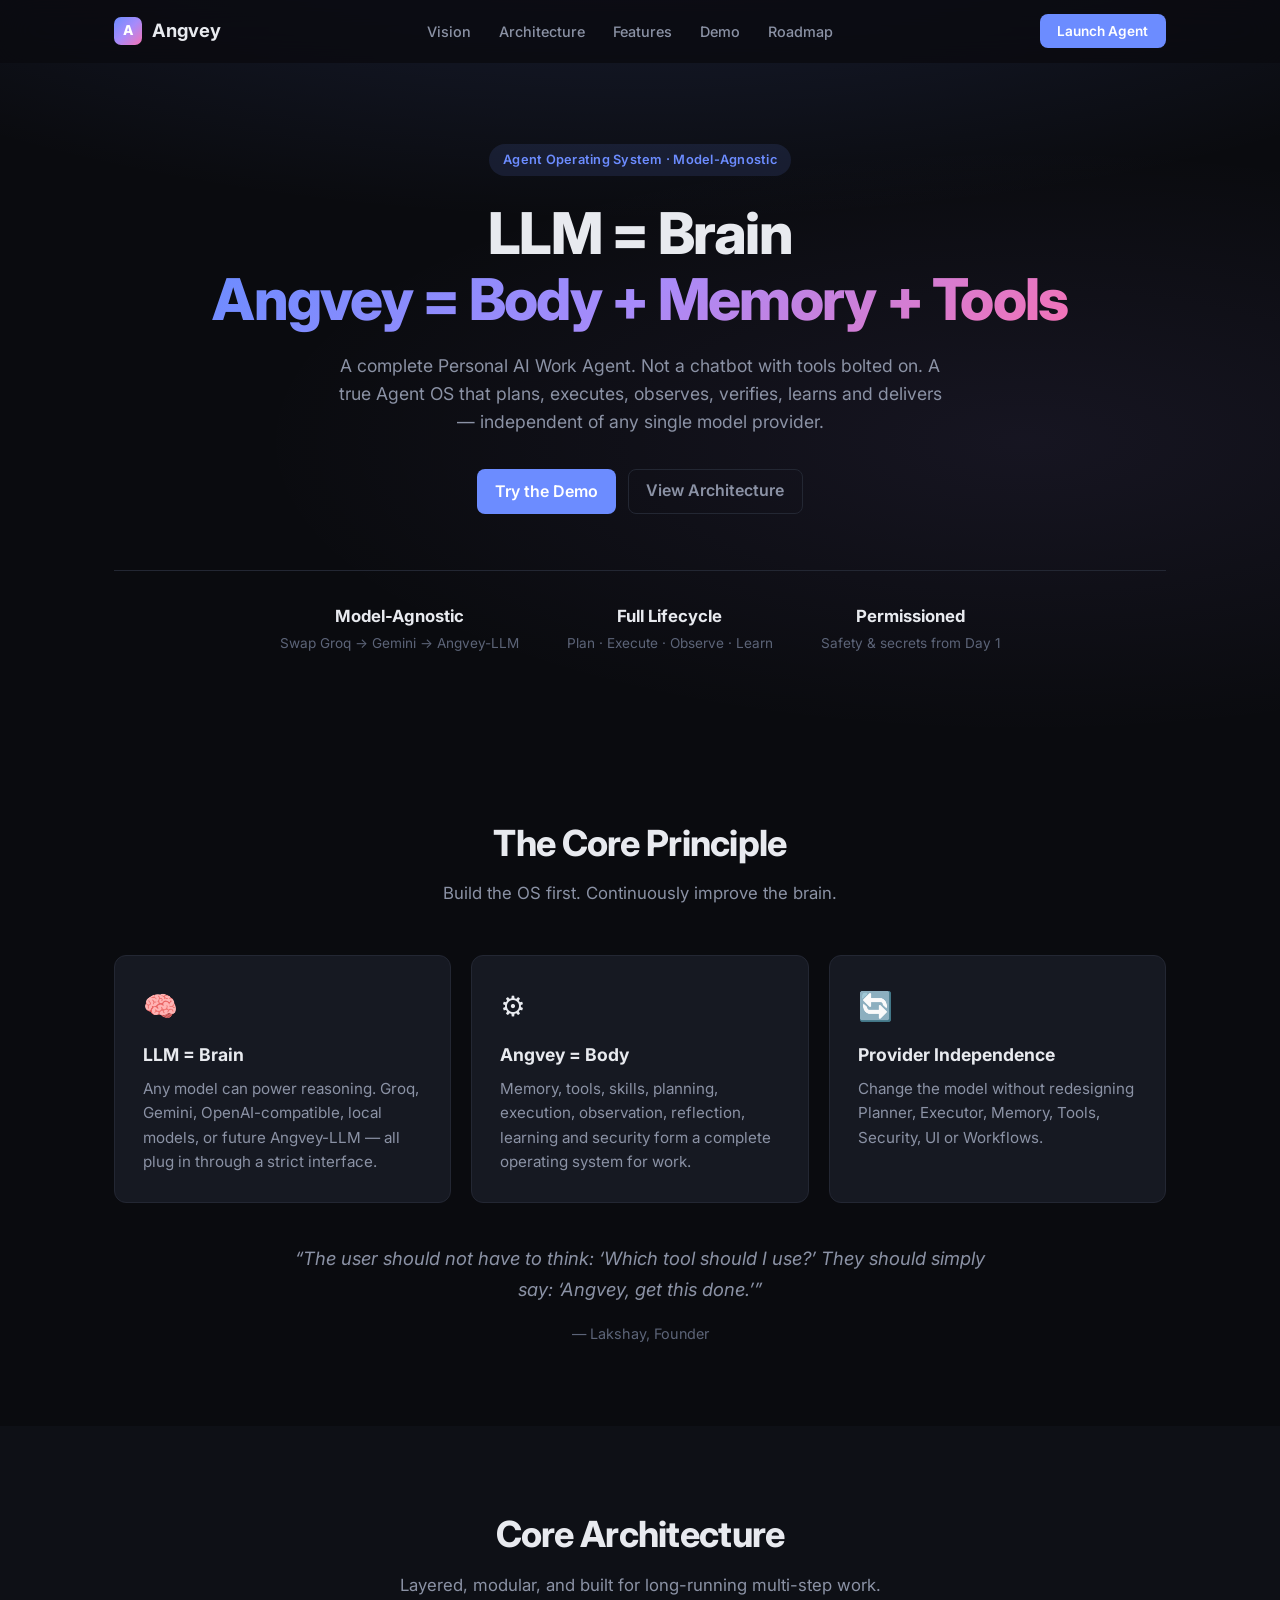
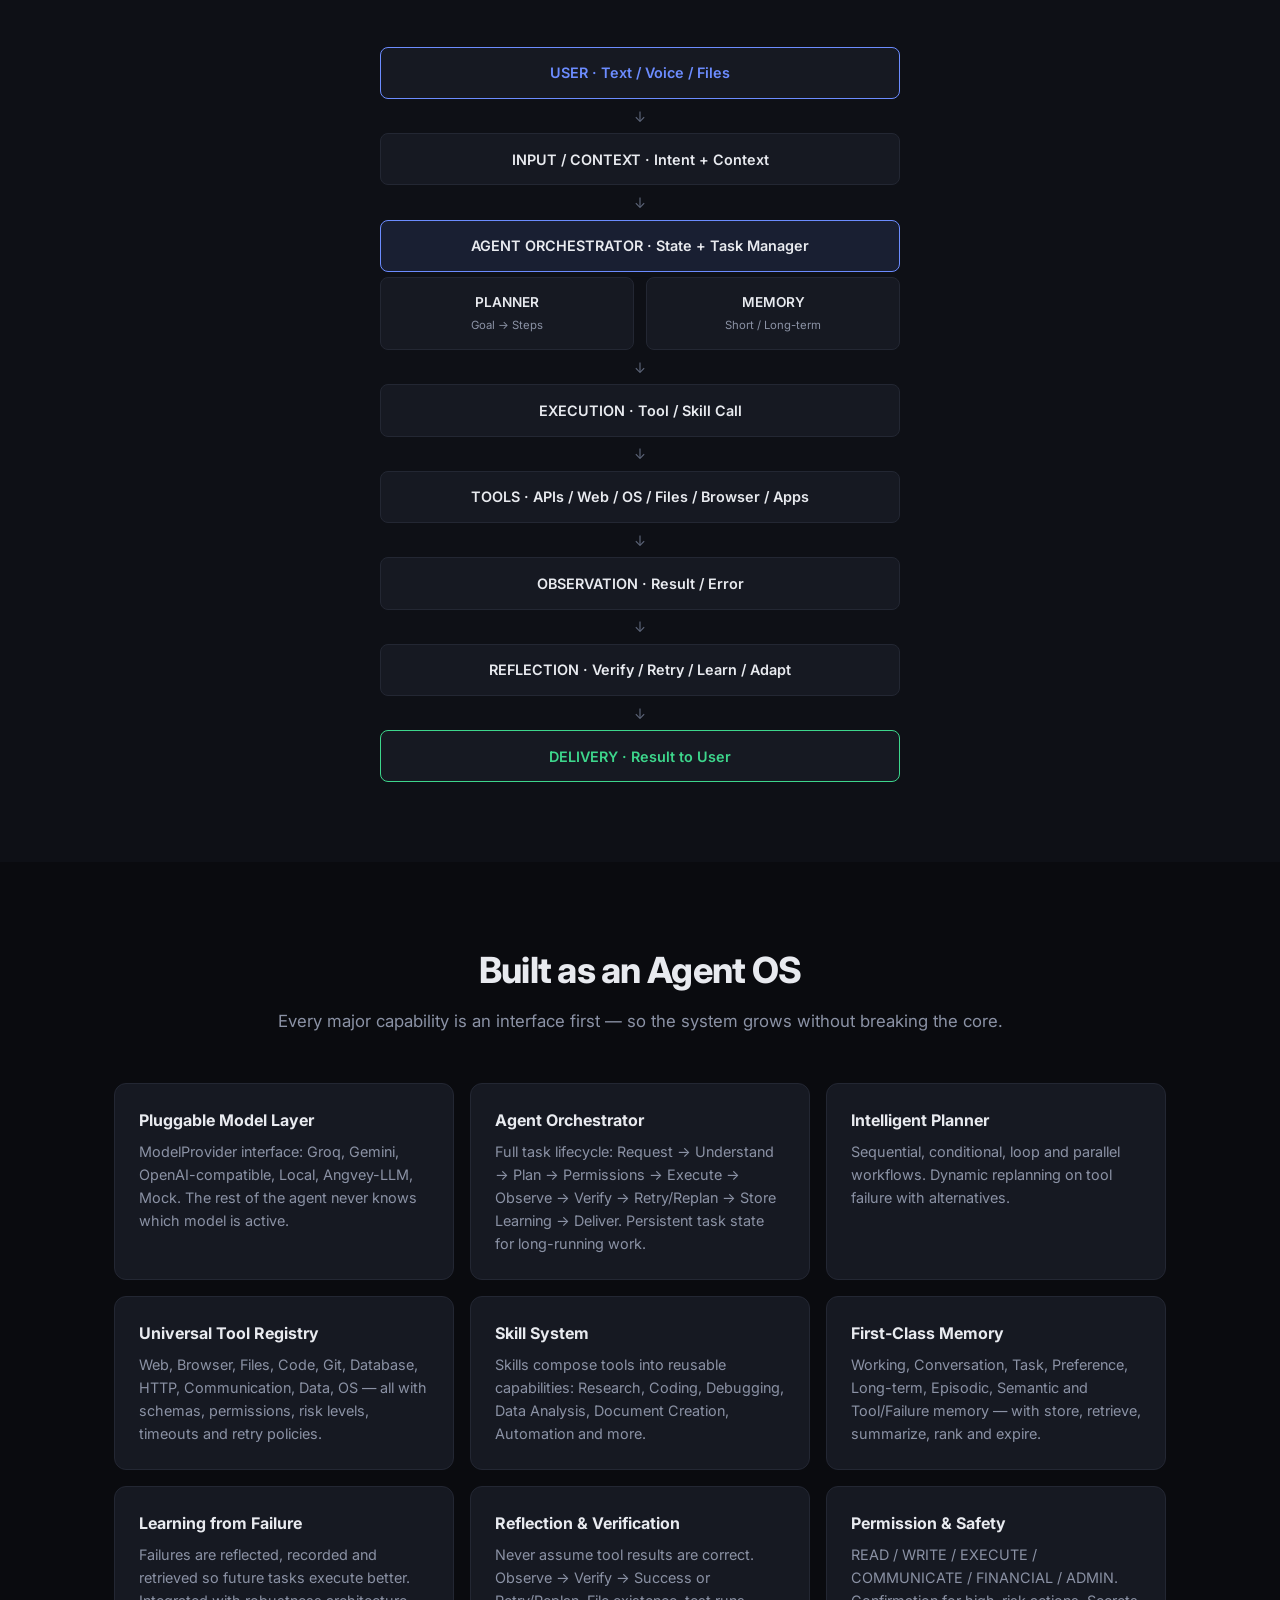
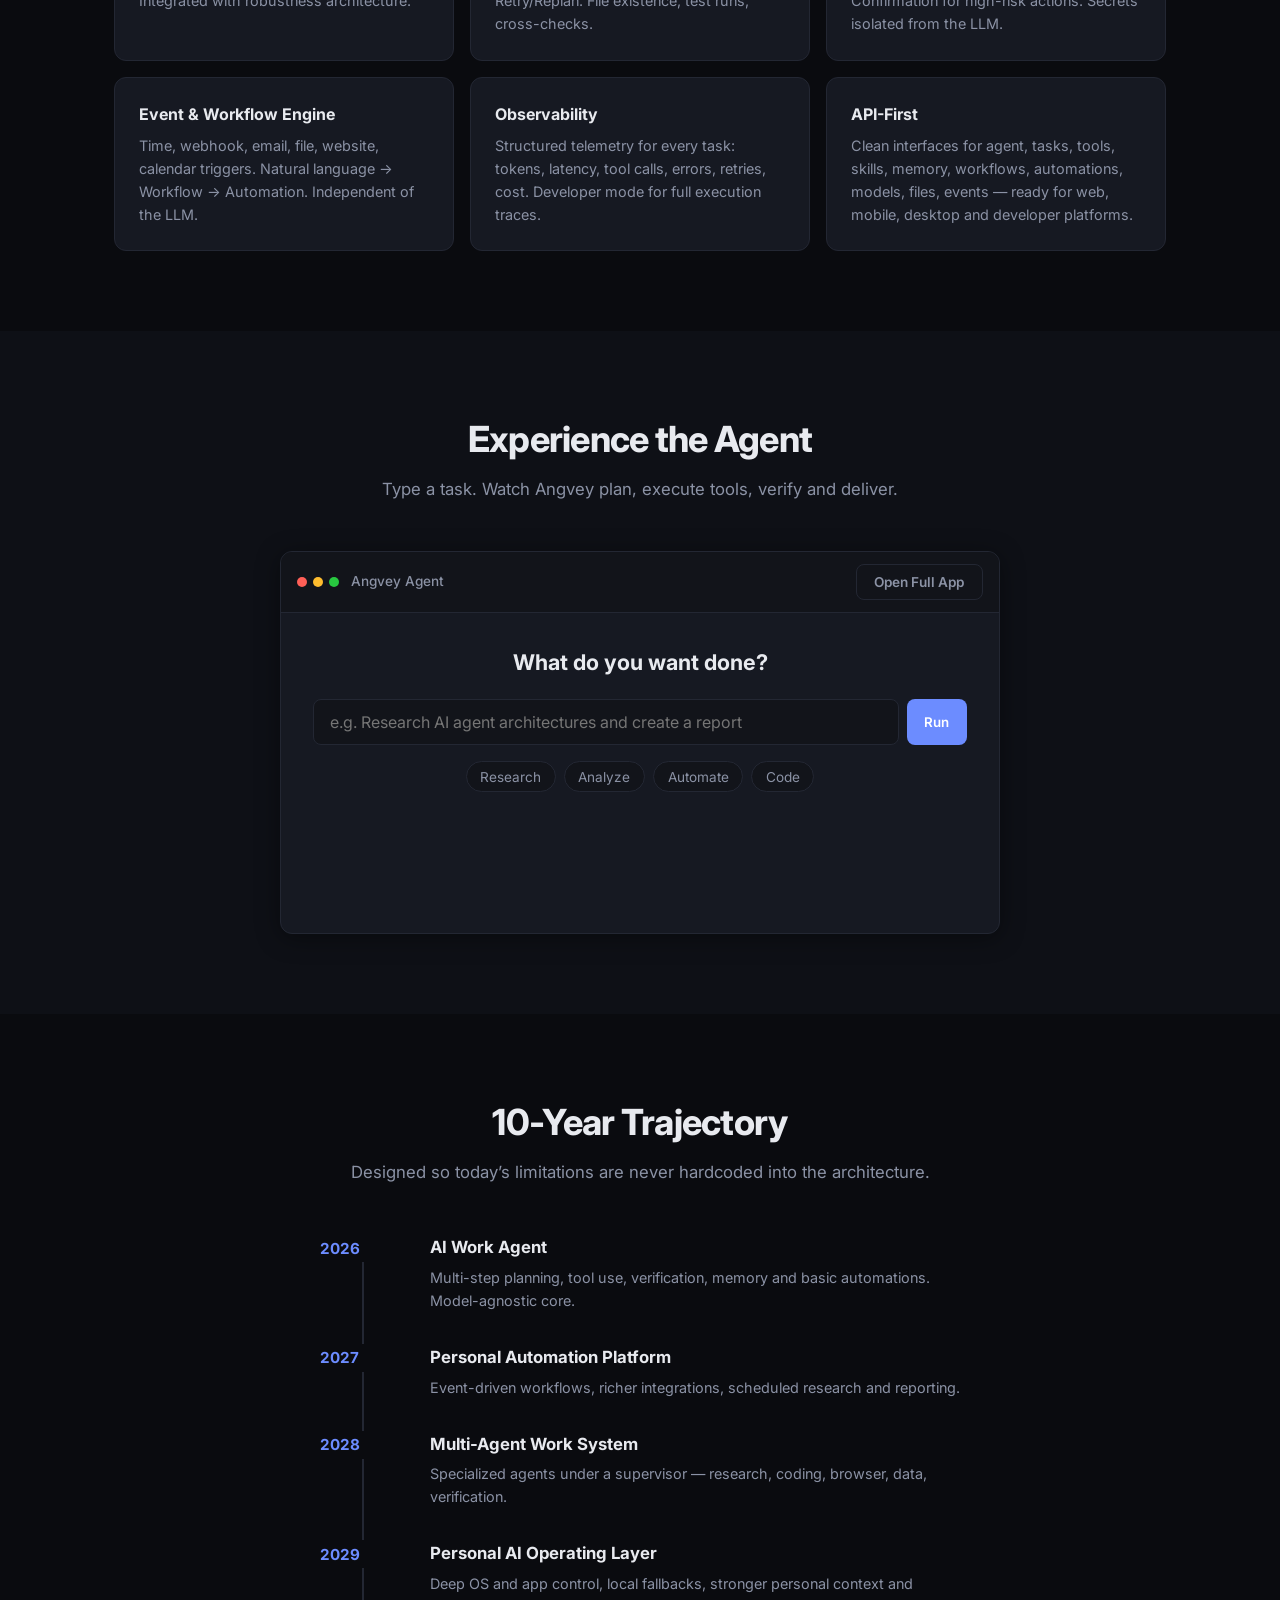
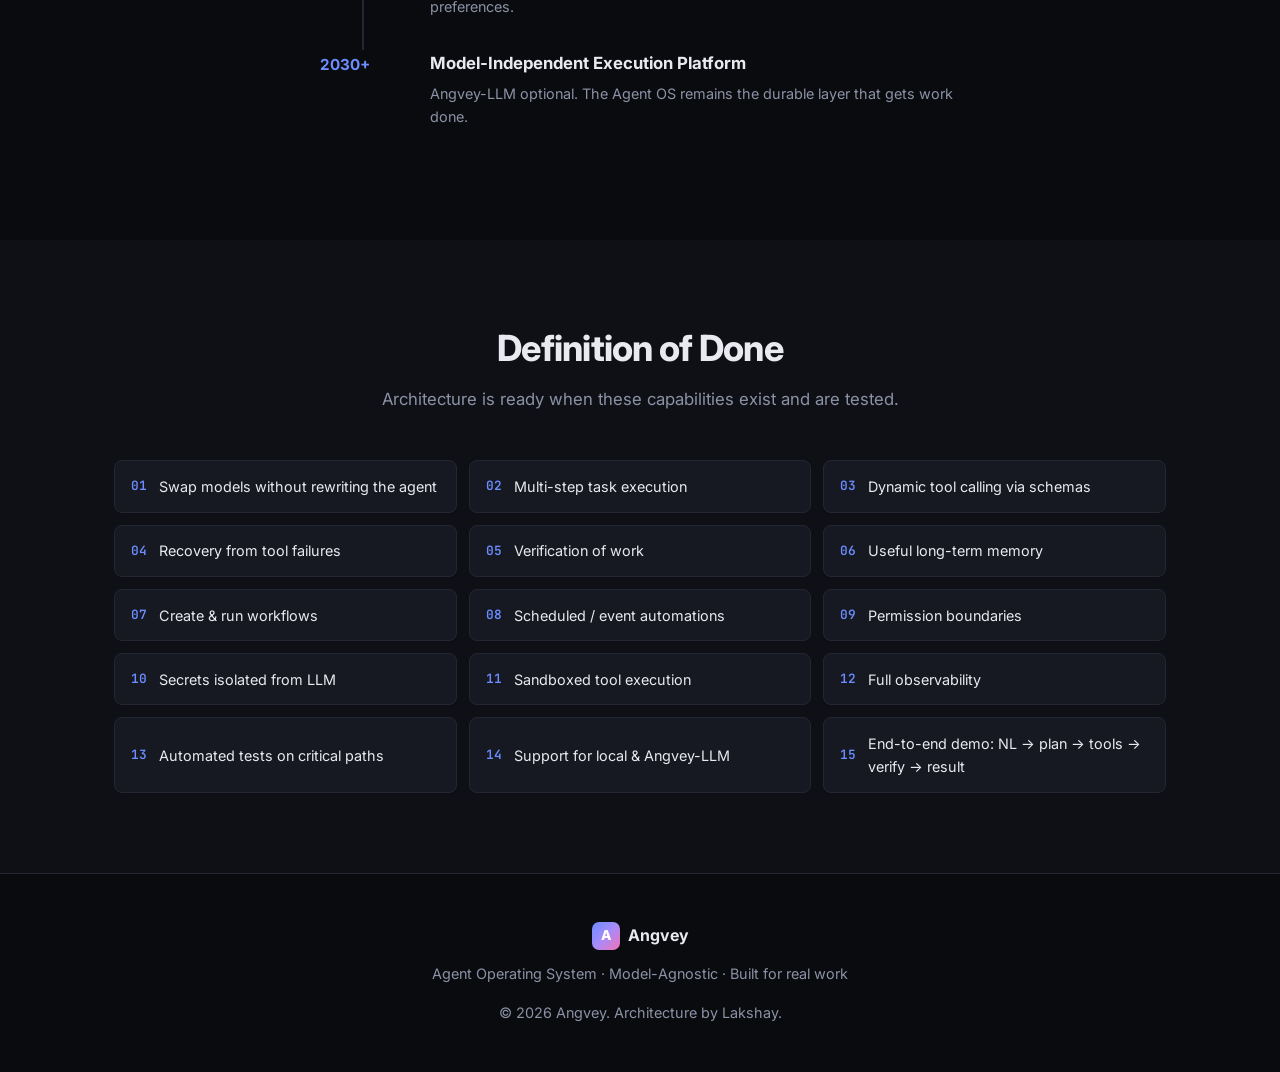
<file: index.html>
<!DOCTYPE html>
<html lang="en">
<head>
  <meta charset="UTF-8" />
  <meta name="viewport" content="width=device-width, initial-scale=1.0" />
  <title>Angvey — Agent Operating System</title>
  <meta name="description" content="Angvey is a complete, model-agnostic Agent Operating System. LLM is the brain. Angvey is the body, memory, tools, skills, planning, execution, observation, learning and security." />
  <link rel="preconnect" href="https://fonts.googleapis.com" />
  <link rel="preconnect" href="https://fonts.gstatic.com" crossorigin />
  <link href="https://fonts.googleapis.com/css2?family=Inter:wght@400;500;600;700;800&family=JetBrains+Mono:wght@400;500&display=swap" rel="stylesheet" />
  <link rel="stylesheet" href="css/styles.css" />
</head>
<body>
  <!-- Navigation -->
  <nav class="nav" id="nav">
    <div class="nav-inner">
      <a href="#hero" class="logo">
        <span class="logo-mark">A</span>
        <span class="logo-text">Angvey</span>
      </a>
      <div class="nav-links">
        <a href="#vision">Vision</a>
        <a href="#architecture">Architecture</a>
        <a href="#features">Features</a>
        <a href="#demo">Demo</a>
        <a href="#roadmap">Roadmap</a>
      </div>
      <button class="btn btn-primary btn-sm" onclick="openApp()">Launch Agent</button>
    </div>
  </nav>

  <!-- Hero -->
  <header class="hero" id="hero">
    <div class="hero-bg"></div>
    <div class="container hero-content">
      <div class="badge">Agent Operating System · Model-Agnostic</div>
      <h1>
        LLM = Brain<br />
        <span class="gradient-text">Angvey = Body + Memory + Tools</span>
      </h1>
      <p class="hero-sub">
        A complete Personal AI Work Agent. Not a chatbot with tools bolted on.
        A true Agent OS that plans, executes, observes, verifies, learns and delivers —
        independent of any single model provider.
      </p>
      <div class="hero-cta">
        <button class="btn btn-primary btn-lg" onclick="openApp()">Try the Demo</button>
        <a href="#architecture" class="btn btn-ghost btn-lg">View Architecture</a>
      </div>
      <div class="hero-stats">
        <div class="stat">
          <div class="stat-value">Model-Agnostic</div>
          <div class="stat-label">Swap Groq → Gemini → Angvey-LLM</div>
        </div>
        <div class="stat">
          <div class="stat-value">Full Lifecycle</div>
          <div class="stat-label">Plan · Execute · Observe · Learn</div>
        </div>
        <div class="stat">
          <div class="stat-value">Permissioned</div>
          <div class="stat-label">Safety & secrets from Day 1</div>
        </div>
      </div>
    </div>
  </header>

  <!-- Vision -->
  <section class="section" id="vision">
    <div class="container">
      <div class="section-header">
        <h2>The Core Principle</h2>
        <p>Build the OS first. Continuously improve the brain.</p>
      </div>
      <div class="vision-grid">
        <div class="vision-card">
          <div class="vision-icon">🧠</div>
          <h3>LLM = Brain</h3>
          <p>Any model can power reasoning. Groq, Gemini, OpenAI-compatible, local models, or future Angvey-LLM — all plug in through a strict interface.</p>
        </div>
        <div class="vision-card">
          <div class="vision-icon">⚙️</div>
          <h3>Angvey = Body</h3>
          <p>Memory, tools, skills, planning, execution, observation, reflection, learning and security form a complete operating system for work.</p>
        </div>
        <div class="vision-card">
          <div class="vision-icon">🔄</div>
          <h3>Provider Independence</h3>
          <p>Change the model without redesigning Planner, Executor, Memory, Tools, Security, UI or Workflows.</p>
        </div>
      </div>
      <blockquote class="quote">
        “The user should not have to think: ‘Which tool should I use?’ They should simply say: ‘Angvey, get this done.’”
        <cite>— Lakshay, Founder</cite>
      </blockquote>
    </div>
  </section>

  <!-- Architecture -->
  <section class="section section-alt" id="architecture">
    <div class="container">
      <div class="section-header">
        <h2>Core Architecture</h2>
        <p>Layered, modular, and built for long-running multi-step work.</p>
      </div>
      <div class="arch-diagram">
        <div class="arch-layer arch-user">USER · Text / Voice / Files</div>
        <div class="arch-arrow">↓</div>
        <div class="arch-layer">INPUT / CONTEXT · Intent + Context</div>
        <div class="arch-arrow">↓</div>
        <div class="arch-layer arch-core">AGENT ORCHESTRATOR · State + Task Manager</div>
        <div class="arch-split">
          <div class="arch-branch">
            <div class="arch-layer">PLANNER<br /><small>Goal → Steps</small></div>
          </div>
          <div class="arch-branch">
            <div class="arch-layer">MEMORY<br /><small>Short / Long-term</small></div>
          </div>
        </div>
        <div class="arch-arrow">↓</div>
        <div class="arch-layer">EXECUTION · Tool / Skill Call</div>
        <div class="arch-arrow">↓</div>
        <div class="arch-layer">TOOLS · APIs / Web / OS / Files / Browser / Apps</div>
        <div class="arch-arrow">↓</div>
        <div class="arch-layer">OBSERVATION · Result / Error</div>
        <div class="arch-arrow">↓</div>
        <div class="arch-layer">REFLECTION · Verify / Retry / Learn / Adapt</div>
        <div class="arch-arrow">↓</div>
        <div class="arch-layer arch-deliver">DELIVERY · Result to User</div>
      </div>
    </div>
  </section>

  <!-- Features -->
  <section class="section" id="features">
    <div class="container">
      <div class="section-header">
        <h2>Built as an Agent OS</h2>
        <p>Every major capability is an interface first — so the system grows without breaking the core.</p>
      </div>
      <div class="features-grid">
        <div class="feature-card">
          <h3>Pluggable Model Layer</h3>
          <p>ModelProvider interface: Groq, Gemini, OpenAI-compatible, Local, Angvey-LLM, Mock. The rest of the agent never knows which model is active.</p>
        </div>
        <div class="feature-card">
          <h3>Agent Orchestrator</h3>
          <p>Full task lifecycle: Request → Understand → Plan → Permissions → Execute → Observe → Verify → Retry/Replan → Store Learning → Deliver. Persistent task state for long-running work.</p>
        </div>
        <div class="feature-card">
          <h3>Intelligent Planner</h3>
          <p>Sequential, conditional, loop and parallel workflows. Dynamic replanning on tool failure with alternatives.</p>
        </div>
        <div class="feature-card">
          <h3>Universal Tool Registry</h3>
          <p>Web, Browser, Files, Code, Git, Database, HTTP, Communication, Data, OS — all with schemas, permissions, risk levels, timeouts and retry policies.</p>
        </div>
        <div class="feature-card">
          <h3>Skill System</h3>
          <p>Skills compose tools into reusable capabilities: Research, Coding, Debugging, Data Analysis, Document Creation, Automation and more.</p>
        </div>
        <div class="feature-card">
          <h3>First-Class Memory</h3>
          <p>Working, Conversation, Task, Preference, Long-term, Episodic, Semantic and Tool/Failure memory — with store, retrieve, summarize, rank and expire.</p>
        </div>
        <div class="feature-card">
          <h3>Learning from Failure</h3>
          <p>Failures are reflected, recorded and retrieved so future tasks execute better. Integrated with robustness architecture.</p>
        </div>
        <div class="feature-card">
          <h3>Reflection & Verification</h3>
          <p>Never assume tool results are correct. Observe → Verify → Success or Retry/Replan. File existence, test runs, cross-checks.</p>
        </div>
        <div class="feature-card">
          <h3>Permission & Safety</h3>
          <p>READ / WRITE / EXECUTE / COMMUNICATE / FINANCIAL / ADMIN. Confirmation for high-risk actions. Secrets isolated from the LLM.</p>
        </div>
        <div class="feature-card">
          <h3>Event & Workflow Engine</h3>
          <p>Time, webhook, email, file, website, calendar triggers. Natural language → Workflow → Automation. Independent of the LLM.</p>
        </div>
        <div class="feature-card">
          <h3>Observability</h3>
          <p>Structured telemetry for every task: tokens, latency, tool calls, errors, retries, cost. Developer mode for full execution traces.</p>
        </div>
        <div class="feature-card">
          <h3>API-First</h3>
          <p>Clean interfaces for agent, tasks, tools, skills, memory, workflows, automations, models, files, events — ready for web, mobile, desktop and developer platforms.</p>
        </div>
      </div>
    </div>
  </section>

  <!-- Demo App Section -->
  <section class="section section-alt" id="demo">
    <div class="container">
      <div class="section-header">
        <h2>Experience the Agent</h2>
        <p>Type a task. Watch Angvey plan, execute tools, verify and deliver.</p>
      </div>
      <div class="demo-window">
        <div class="demo-titlebar">
          <div class="demo-dots">
            <span></span><span></span><span></span>
          </div>
          <span class="demo-title">Angvey Agent</span>
          <button class="btn btn-sm btn-ghost" onclick="openApp()">Open Full App</button>
        </div>
        <div class="demo-body" id="demo-body">
          <div class="demo-intro" id="demo-intro">
            <h3>What do you want done?</h3>
            <div class="demo-input-row">
              <input type="text" id="demo-input" placeholder="e.g. Research AI agent architectures and create a report" />
              <button class="btn btn-primary" onclick="runDemo()">Run</button>
            </div>
            <div class="demo-chips">
              <button class="chip" onclick="setDemo('Research AI agent architectures and create a report')">Research</button>
              <button class="chip" onclick="setDemo('Analyze this CSV and summarize trends')">Analyze</button>
              <button class="chip" onclick="setDemo('Create a weekly research automation for competitor news')">Automate</button>
              <button class="chip" onclick="setDemo('Debug the failing test suite and fix the code')">Code</button>
            </div>
          </div>
          <div class="demo-run hidden" id="demo-run">
            <div class="demo-task-header">
              <div>
                <div class="demo-task-label">Task</div>
                <div class="demo-task-goal" id="demo-goal">—</div>
              </div>
              <div class="demo-status" id="demo-status">Planning…</div>
            </div>
            <div class="demo-steps" id="demo-steps"></div>
            <div class="demo-result hidden" id="demo-result">
              <div class="demo-result-header">✓ Completed</div>
              <div class="demo-result-body" id="demo-result-body"></div>
            </div>
          </div>
        </div>
      </div>
    </div>
  </section>

  <!-- Roadmap -->
  <section class="section" id="roadmap">
    <div class="container">
      <div class="section-header">
        <h2>10-Year Trajectory</h2>
        <p>Designed so today’s limitations are never hardcoded into the architecture.</p>
      </div>
      <div class="timeline">
        <div class="timeline-item">
          <div class="timeline-year">2026</div>
          <div class="timeline-content">
            <h3>AI Work Agent</h3>
            <p>Multi-step planning, tool use, verification, memory and basic automations. Model-agnostic core.</p>
          </div>
        </div>
        <div class="timeline-item">
          <div class="timeline-year">2027</div>
          <div class="timeline-content">
            <h3>Personal Automation Platform</h3>
            <p>Event-driven workflows, richer integrations, scheduled research and reporting.</p>
          </div>
        </div>
        <div class="timeline-item">
          <div class="timeline-year">2028</div>
          <div class="timeline-content">
            <h3>Multi-Agent Work System</h3>
            <p>Specialized agents under a supervisor — research, coding, browser, data, verification.</p>
          </div>
        </div>
        <div class="timeline-item">
          <div class="timeline-year">2029</div>
          <div class="timeline-content">
            <h3>Personal AI Operating Layer</h3>
            <p>Deep OS and app control, local fallbacks, stronger personal context and preferences.</p>
          </div>
        </div>
        <div class="timeline-item">
          <div class="timeline-year">2030+</div>
          <div class="timeline-content">
            <h3>Model-Independent Execution Platform</h3>
            <p>Angvey-LLM optional. The Agent OS remains the durable layer that gets work done.</p>
          </div>
        </div>
      </div>
    </div>
  </section>

  <!-- Definition of Done -->
  <section class="section section-alt">
    <div class="container">
      <div class="section-header">
        <h2>Definition of Done</h2>
        <p>Architecture is ready when these capabilities exist and are tested.</p>
      </div>
      <div class="dod-grid">
        <div class="dod-item"><span class="dod-num">01</span> Swap models without rewriting the agent</div>
        <div class="dod-item"><span class="dod-num">02</span> Multi-step task execution</div>
        <div class="dod-item"><span class="dod-num">03</span> Dynamic tool calling via schemas</div>
        <div class="dod-item"><span class="dod-num">04</span> Recovery from tool failures</div>
        <div class="dod-item"><span class="dod-num">05</span> Verification of work</div>
        <div class="dod-item"><span class="dod-num">06</span> Useful long-term memory</div>
        <div class="dod-item"><span class="dod-num">07</span> Create & run workflows</div>
        <div class="dod-item"><span class="dod-num">08</span> Scheduled / event automations</div>
        <div class="dod-item"><span class="dod-num">09</span> Permission boundaries</div>
        <div class="dod-item"><span class="dod-num">10</span> Secrets isolated from LLM</div>
        <div class="dod-item"><span class="dod-num">11</span> Sandboxed tool execution</div>
        <div class="dod-item"><span class="dod-num">12</span> Full observability</div>
        <div class="dod-item"><span class="dod-num">13</span> Automated tests on critical paths</div>
        <div class="dod-item"><span class="dod-num">14</span> Support for local & Angvey-LLM</div>
        <div class="dod-item"><span class="dod-num">15</span> End-to-end demo: NL → plan → tools → verify → result</div>
      </div>
    </div>
  </section>

  <!-- Footer -->
  <footer class="footer">
    <div class="container">
      <div class="footer-brand">
        <span class="logo-mark">A</span>
        <span>Angvey</span>
      </div>
      <p>Agent Operating System · Model-Agnostic · Built for real work</p>
      <p class="footer-copy">© 2026 Angvey. Architecture by Lakshay.</p>
    </div>
  </footer>

  <!-- Full App Overlay -->
  <div class="app-overlay hidden" id="app-overlay">
    <div class="app-shell">
      <aside class="app-sidebar">
        <div class="app-logo">
          <span class="logo-mark">A</span>
          <span>Angvey</span>
        </div>
        <nav class="app-nav">
          <button class="app-nav-item active" data-view="home">Home</button>
          <button class="app-nav-item" data-view="tasks">Tasks</button>
          <button class="app-nav-item" data-view="automations">Automations</button>
          <button class="app-nav-item" data-view="memory">Memory</button>
          <button class="app-nav-item" data-view="files">Files</button>
          <button class="app-nav-item" data-view="tools">Tools</button>
          <button class="app-nav-item" data-view="skills">Skills</button>
          <button class="app-nav-item" data-view="settings">Settings</button>
        </nav>
        <button class="btn btn-ghost btn-sm app-close" onclick="closeApp()">← Back to site</button>
      </aside>
      <main class="app-main">
        <div class="app-view active" id="view-home">
          <h2 class="app-heading">What do you want done?</h2>
          <div class="app-input-area">
            <textarea id="app-input" rows="3" placeholder="Describe the work… Research, create, analyze, automate…"></textarea>
            <div class="app-input-actions">
              <div class="app-quick">
                <button class="chip" onclick="quickTask('Research AI agent architectures and produce a structured report with sources')">Research</button>
                <button class="chip" onclick="quickTask('Create a product requirements document for a new feature')">Create</button>
                <button class="chip" onclick="quickTask('Analyze recent competitor announcements and highlight changes')">Analyze</button>
                <button class="chip" onclick="quickTask('Set up a weekly research automation for this topic')">Plan</button>
              </div>
              <button class="btn btn-primary" onclick="runAppTask()">Start Task</button>
            </div>
          </div>
          <div class="app-live hidden" id="app-live">
            <div class="app-live-header">
              <div>
                <div class="label">Current Task</div>
                <div id="app-task-goal" class="app-task-goal"></div>
              </div>
              <div id="app-task-status" class="status-pill">Planning</div>
            </div>
            <div class="app-timeline" id="app-timeline"></div>
            <div class="app-output hidden" id="app-output">
              <div class="label">Result</div>
              <div id="app-output-body" class="app-output-body"></div>
            </div>
          </div>
        </div>
        <div class="app-view" id="view-tasks">
          <h2 class="app-heading">Tasks</h2>
          <div class="app-list" id="tasks-list">
            <div class="empty-state">No tasks yet. Start one from Home.</div>
          </div>
        </div>
        <div class="app-view" id="view-automations">
          <h2 class="app-heading">Automations</h2>
          <div class="app-list">
            <div class="list-card">
              <div class="list-card-title">Weekly Research — AI Agents</div>
              <div class="list-card-meta">Trigger: Every Monday 09:00 · Status: Active</div>
            </div>
            <div class="list-card">
              <div class="list-card-title">Competitor page monitor</div>
              <div class="list-card-meta">Trigger: Website change · Status: Paused</div>
            </div>
          </div>
        </div>
        <div class="app-view" id="view-memory">
          <h2 class="app-heading">Memory</h2>
          <div class="app-list">
            <div class="list-card">
              <div class="list-card-title">Preferred report format</div>
              <div class="list-card-meta">User Preference · Markdown with sources</div>
            </div>
            <div class="list-card">
              <div class="list-card-title">Tool failure: web_search rate limit</div>
              <div class="list-card-meta">Learning · Prefer staggered retries + alternative provider</div>
            </div>
          </div>
        </div>
        <div class="app-view" id="view-files">
          <h2 class="app-heading">Files</h2>
          <div class="app-list">
            <div class="list-card">
              <div class="list-card-title">AI_Agent_Architectures_Report.md</div>
              <div class="list-card-meta">Generated · 2 min ago</div>
            </div>
          </div>
        </div>
        <div class="app-view" id="view-tools">
          <h2 class="app-heading">Tools</h2>
          <div class="tools-grid">
            <div class="tool-chip">web_search</div>
            <div class="tool-chip">fetch_webpage</div>
            <div class="tool-chip">extract_content</div>
            <div class="tool-chip">browser_navigate</div>
            <div class="tool-chip">file_read</div>
            <div class="tool-chip">file_write</div>
            <div class="tool-chip">parse_pdf</div>
            <div class="tool-chip">code_run</div>
            <div class="tool-chip">git_clone</div>
            <div class="tool-chip">http_request</div>
            <div class="tool-chip">db_query</div>
            <div class="tool-chip">send_notification</div>
          </div>
        </div>
        <div class="app-view" id="view-skills">
          <h2 class="app-heading">Skills</h2>
          <div class="app-list">
            <div class="list-card"><div class="list-card-title">Research Topic</div><div class="list-card-meta">Search → Collect → Evaluate → Synthesize → Cite</div></div>
            <div class="list-card"><div class="list-card-title">Document Creation</div><div class="list-card-meta">Structure → Write → Format → Verify</div></div>
            <div class="list-card"><div class="list-card-title">Coding & Debug</div><div class="list-card-meta">Read → Edit → Test → Fix → Re-test</div></div>
            <div class="list-card"><div class="list-card-title">Data Analysis</div><div class="list-card-meta">Load → Clean → Analyze → Visualize → Report</div></div>
          </div>
        </div>
        <div class="app-view" id="view-settings">
          <h2 class="app-heading">Settings</h2>
          <div class="settings-block">
            <label>Active Model Provider</label>
            <select id="model-select">
              <option>Groq (llama-3.3-70b)</option>
              <option>Gemini 2.0 Flash</option>
              <option>Mock Provider</option>
              <option disabled>Angvey-LLM (coming)</option>
            </select>
          </div>
          <div class="settings-block">
            <label>Permission Level</label>
            <select>
              <option>Standard (confirm high-risk)</option>
              <option>Strict (confirm write & communicate)</option>
              <option>Admin (with explicit auth)</option>
            </select>
          </div>
          <p class="settings-note">Secrets and credentials are never exposed to the model. Only credential references are used.</p>
        </div>
      </main>
    </div>
  </div>

  <script src="js/app.js"></script>
</body>
</html>
</file>
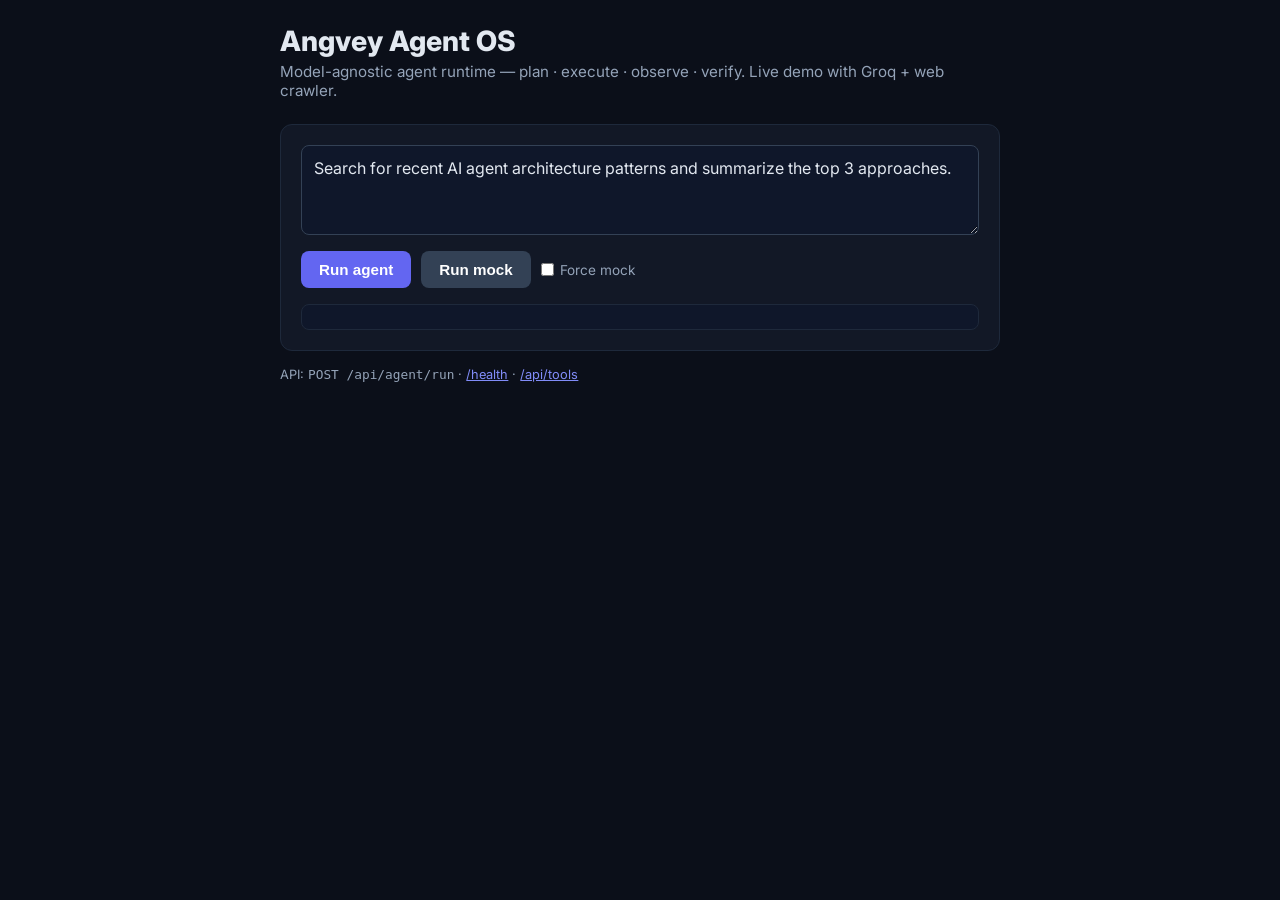
<file: public/index.html>
<!DOCTYPE html>
<html lang="en">
<head>
<meta charset="UTF-8"/>
<meta name="viewport" content="width=device-width,initial-scale=1"/>
<title>Angvey — Agent OS</title>
<link href="https://fonts.googleapis.com/css2?family=Inter:wght@400;600;700;800&display=swap" rel="stylesheet"/>
<style>
:root{--bg:#0b0f19;--card:#121826;--accent:#6366f1;--text:#e2e8f0;--muted:#94a3b8;--ok:#22c55e;--err:#ef4444}
*{box-sizing:border-box;margin:0;padding:0}
body{font-family:Inter,system-ui,sans-serif;background:var(--bg);color:var(--text);min-height:100vh;padding:24px}
.wrap{max-width:720px;margin:0 auto}
h1{font-size:1.75rem;font-weight:800;margin-bottom:4px}
.sub{color:var(--muted);margin-bottom:24px;font-size:.95rem}
.card{background:var(--card);border-radius:12px;padding:20px;border:1px solid #1e293b}
textarea{width:100%;min-height:90px;background:#0f172a;border:1px solid #334155;border-radius:8px;color:var(--text);padding:12px;font:inherit;resize:vertical}
.row{display:flex;gap:10px;margin-top:12px;flex-wrap:wrap}
button{background:var(--accent);color:#fff;border:none;border-radius:8px;padding:10px 18px;font-weight:600;cursor:pointer;font-size:.95rem}
button:disabled{opacity:.5;cursor:not-allowed}
button.secondary{background:#334155}
label{font-size:.85rem;color:var(--muted);display:flex;align-items:center;gap:6px}
#log{margin-top:16px;font-size:.85rem;max-height:320px;overflow:auto;white-space:pre-wrap;background:#0f172a;padding:12px;border-radius:8px;border:1px solid #1e293b}
.badge{display:inline-block;padding:2px 8px;border-radius:999px;font-size:.75rem;font-weight:600}
.badge.ok{background:#14532d;color:var(--ok)}.badge.err{background:#7f1d1d;color:var(--err)}.badge.run{background:#312e81;color:#a5b4fc}
a{color:#818cf8}
</style>
</head>
<body>
<div class="wrap">
  <h1>Angvey Agent OS</h1>
  <p class="sub">Model-agnostic agent runtime — plan · execute · observe · verify. Live demo with Groq + web crawler.</p>
  <div class="card">
    <textarea id="goal" placeholder="e.g. Search for AI agent architectures and write a short report">Search for recent AI agent architecture patterns and summarize the top 3 approaches.</textarea>
    <div class="row">
      <button id="run">Run agent</button>
      <button class="secondary" id="mock">Run mock</button>
      <label><input type="checkbox" id="useMock"/> Force mock</label>
    </div>
    <div id="status" style="margin-top:12px"></div>
    <div id="log"></div>
  </div>
  <p style="margin-top:16px;font-size:.8rem;color:var(--muted)">API: <code>POST /api/agent/run</code> · <a href="/health">/health</a> · <a href="/api/tools">/api/tools</a></p>
</div>
<script>
const logEl = document.getElementById('log');
const statusEl = document.getElementById('status');
function log(msg){ logEl.textContent += msg + '\n'; logEl.scrollTop = logEl.scrollHeight; }
async function run(mock){
  const goal = document.getElementById('goal').value.trim();
  if(!goal) return alert('Enter a goal');
  document.getElementById('run').disabled = true;
  document.getElementById('mock').disabled = true;
  logEl.textContent = '';
  statusEl.innerHTML = '<span class="badge run">running…</span>';
  try {
    const res = await fetch('/api/agent/run', {
      method: 'POST',
      headers: {'Content-Type':'application/json'},
      body: JSON.stringify({ goal, mock: mock || document.getElementById('useMock').checked, max_iters: 6 })
    });
    const data = await res.json();
    if(!res.ok) throw new Error(JSON.stringify(data));
    statusEl.innerHTML = `<span class="badge ${data.status==='completed'?'ok':'err'}">${data.status}</span> · model: ${data.model||'—'} · tokens: ${JSON.stringify(data.tokens||{})}`;
    log('Task: ' + data.task_id);
    (data.events||[]).forEach(e => log(`[${e.kind}] ${typeof e.detail==='string'?e.detail:JSON.stringify(e.detail).slice(0,200)}`));
    if(data.result) log('\n--- RESULT ---\n' + data.result);
    if(data.errors&&data.errors.length) log('\nErrors: ' + data.errors.join('; '));
  } catch(e) {
    statusEl.innerHTML = '<span class="badge err">error</span>';
    log(String(e));
  } finally {
    document.getElementById('run').disabled = false;
    document.getElementById('mock').disabled = false;
  }
}
document.getElementById('run').onclick = () => run(false);
document.getElementById('mock').onclick = () => run(true);
</script>
</body>
</html>
</file>
<file: css/styles.css>
:root {
  --bg: #0a0b0f;
  --bg-elevated: #12141a;
  --bg-card: #161922;
  --bg-alt: #0e1016;
  --border: #232733;
  --border-hover: #2e3444;
  --text: #e8eaef;
  --text-muted: #8b92a5;
  --text-dim: #5c6478;
  --accent: #6c8cff;
  --accent-hover: #8aa4ff;
  --accent-soft: rgba(108, 140, 255, 0.12);
  --success: #3dd68c;
  --warning: #f5a623;
  --gradient: linear-gradient(135deg, #6c8cff 0%, #a78bfa 50%, #f472b6 100%);
  --font: 'Inter', system-ui, sans-serif;
  --mono: 'JetBrains Mono', monospace;
  --radius: 12px;
  --radius-sm: 8px;
  --shadow: 0 4px 24px rgba(0,0,0,0.4);
}

*, *::before, *::after { box-sizing: border-box; margin: 0; padding: 0; }

html { scroll-behavior: smooth; }

body {
  font-family: var(--font);
  background: var(--bg);
  color: var(--text);
  line-height: 1.6;
  -webkit-font-smoothing: antialiased;
}

a { color: inherit; text-decoration: none; }
button { font-family: inherit; cursor: pointer; border: none; background: none; color: inherit; }
input, textarea, select {
  font-family: inherit;
  font-size: 1rem;
  color: var(--text);
  background: var(--bg-elevated);
  border: 1px solid var(--border);
  border-radius: var(--radius-sm);
  padding: 0.75rem 1rem;
  outline: none;
  transition: border-color 0.15s;
}
input:focus, textarea:focus, select:focus { border-color: var(--accent); }

.container { max-width: 1100px; margin: 0 auto; padding: 0 1.5rem; }

/* Nav */
.nav {
  position: fixed;
  top: 0; left: 0; right: 0;
  z-index: 100;
  background: rgba(10, 11, 15, 0.8);
  backdrop-filter: blur(16px);
  border-bottom: 1px solid transparent;
  transition: border-color 0.2s;
}
.nav.scrolled { border-bottom-color: var(--border); }
.nav-inner {
  max-width: 1100px;
  margin: 0 auto;
  padding: 0.9rem 1.5rem;
  display: flex;
  align-items: center;
  justify-content: space-between;
  gap: 1.5rem;
}
.logo { display: flex; align-items: center; gap: 0.6rem; font-weight: 700; font-size: 1.15rem; }
.logo-mark {
  width: 28px; height: 28px;
  background: var(--gradient);
  border-radius: 7px;
  display: grid; place-items: center;
  font-size: 0.85rem; font-weight: 800; color: #fff;
}
.nav-links { display: flex; gap: 1.75rem; }
.nav-links a { color: var(--text-muted); font-size: 0.9rem; font-weight: 500; transition: color 0.15s; }
.nav-links a:hover { color: var(--text); }

/* Buttons */
.btn {
  display: inline-flex; align-items: center; justify-content: center;
  font-weight: 600; border-radius: var(--radius-sm);
  transition: all 0.15s;
}
.btn-sm { padding: 0.45rem 0.9rem; font-size: 0.85rem; }
.btn-lg { padding: 0.85rem 1.6rem; font-size: 1rem; }
.btn-primary {
  background: var(--accent);
  color: #fff;
  padding: 0.55rem 1.1rem;
}
.btn-primary:hover { background: var(--accent-hover); }
.btn-ghost {
  border: 1px solid var(--border);
  color: var(--text-muted);
  padding: 0.55rem 1.1rem;
}
.btn-ghost:hover { border-color: var(--border-hover); color: var(--text); }

/* Hero */
.hero {
  position: relative;
  padding: 9rem 0 5rem;
  overflow: hidden;
}
.hero-bg {
  position: absolute; inset: 0;
  background:
    radial-gradient(ellipse 80% 50% at 50% -20%, rgba(108,140,255,0.18), transparent),
    radial-gradient(ellipse 60% 40% at 80% 60%, rgba(167,139,250,0.08), transparent);
  pointer-events: none;
}
.hero-content { position: relative; text-align: center; }
.badge {
  display: inline-block;
  padding: 0.35rem 0.9rem;
  background: var(--accent-soft);
  color: var(--accent);
  border-radius: 999px;
  font-size: 0.8rem;
  font-weight: 600;
  margin-bottom: 1.5rem;
  letter-spacing: 0.02em;
}
.hero h1 {
  font-size: clamp(2.2rem, 5vw, 3.6rem);
  font-weight: 800;
  line-height: 1.15;
  letter-spacing: -0.03em;
  margin-bottom: 1.25rem;
}
.gradient-text {
  background: var(--gradient);
  -webkit-background-clip: text;
  -webkit-text-fill-color: transparent;
  background-clip: text;
}
.hero-sub {
  max-width: 620px;
  margin: 0 auto 2rem;
  color: var(--text-muted);
  font-size: 1.1rem;
}
.hero-cta { display: flex; gap: 0.75rem; justify-content: center; flex-wrap: wrap; margin-bottom: 3.5rem; }
.hero-stats {
  display: flex; justify-content: center; gap: 3rem; flex-wrap: wrap;
  padding-top: 2rem;
  border-top: 1px solid var(--border);
}
.stat-value { font-weight: 700; font-size: 1.05rem; }
.stat-label { color: var(--text-dim); font-size: 0.85rem; margin-top: 0.2rem; }

/* Sections */
.section { padding: 5rem 0; }
.section-alt { background: var(--bg-alt); }
.section-header { text-align: center; margin-bottom: 3rem; }
.section-header h2 {
  font-size: clamp(1.75rem, 3vw, 2.25rem);
  font-weight: 750;
  letter-spacing: -0.02em;
  margin-bottom: 0.5rem;
}
.section-header p { color: var(--text-muted); font-size: 1.05rem; }

/* Vision */
.vision-grid {
  display: grid;
  grid-template-columns: repeat(auto-fit, minmax(260px, 1fr));
  gap: 1.25rem;
  margin-bottom: 2.5rem;
}
.vision-card {
  background: var(--bg-card);
  border: 1px solid var(--border);
  border-radius: var(--radius);
  padding: 1.75rem;
}
.vision-icon { font-size: 1.75rem; margin-bottom: 0.75rem; }
.vision-card h3 { font-size: 1.1rem; margin-bottom: 0.5rem; }
.vision-card p { color: var(--text-muted); font-size: 0.95rem; }
.quote {
  max-width: 700px;
  margin: 0 auto;
  text-align: center;
  font-size: 1.15rem;
  color: var(--text-muted);
  font-style: italic;
  line-height: 1.7;
}
.quote cite {
  display: block;
  margin-top: 1rem;
  font-style: normal;
  font-size: 0.9rem;
  color: var(--text-dim);
}

/* Architecture diagram */
.arch-diagram {
  max-width: 520px;
  margin: 0 auto;
  display: flex;
  flex-direction: column;
  align-items: center;
  gap: 0.35rem;
}
.arch-layer {
  width: 100%;
  background: var(--bg-card);
  border: 1px solid var(--border);
  border-radius: var(--radius-sm);
  padding: 0.85rem 1.25rem;
  text-align: center;
  font-weight: 600;
  font-size: 0.9rem;
}
.arch-layer small { font-weight: 400; color: var(--text-muted); }
.arch-user { border-color: var(--accent); color: var(--accent); }
.arch-core { background: var(--accent-soft); border-color: var(--accent); }
.arch-deliver { border-color: var(--success); color: var(--success); }
.arch-arrow { color: var(--text-dim); font-size: 0.9rem; }
.arch-split {
  display: grid;
  grid-template-columns: 1fr 1fr;
  gap: 0.75rem;
  width: 100%;
}
.arch-branch .arch-layer { font-size: 0.85rem; }

/* Features */
.features-grid {
  display: grid;
  grid-template-columns: repeat(auto-fill, minmax(280px, 1fr));
  gap: 1rem;
}
.feature-card {
  background: var(--bg-card);
  border: 1px solid var(--border);
  border-radius: var(--radius);
  padding: 1.5rem;
  transition: border-color 0.15s;
}
.feature-card:hover { border-color: var(--border-hover); }
.feature-card h3 { font-size: 1rem; margin-bottom: 0.4rem; }
.feature-card p { color: var(--text-muted); font-size: 0.9rem; }

/* Demo window */
.demo-window {
  max-width: 720px;
  margin: 0 auto;
  background: var(--bg-card);
  border: 1px solid var(--border);
  border-radius: var(--radius);
  overflow: hidden;
  box-shadow: var(--shadow);
}
.demo-titlebar {
  display: flex;
  align-items: center;
  gap: 0.75rem;
  padding: 0.75rem 1rem;
  background: var(--bg-elevated);
  border-bottom: 1px solid var(--border);
}
.demo-dots { display: flex; gap: 6px; }
.demo-dots span {
  width: 10px; height: 10px; border-radius: 50%;
  background: #3a3f4e;
}
.demo-dots span:nth-child(1) { background: #ff5f57; }
.demo-dots span:nth-child(2) { background: #febc2e; }
.demo-dots span:nth-child(3) { background: #28c840; }
.demo-title { flex: 1; font-size: 0.85rem; color: var(--text-muted); font-weight: 500; }
.demo-body { padding: 2rem; min-height: 320px; }
.demo-intro h3 { text-align: center; margin-bottom: 1.25rem; font-size: 1.35rem; }
.demo-input-row { display: flex; gap: 0.5rem; margin-bottom: 1rem; }
.demo-input-row input { flex: 1; }
.demo-chips { display: flex; flex-wrap: wrap; gap: 0.5rem; justify-content: center; }
.chip {
  padding: 0.4rem 0.85rem;
  background: var(--bg-elevated);
  border: 1px solid var(--border);
  border-radius: 999px;
  font-size: 0.85rem;
  color: var(--text-muted);
  transition: all 0.15s;
}
.chip:hover { border-color: var(--accent); color: var(--accent); }

.demo-task-header {
  display: flex;
  justify-content: space-between;
  align-items: flex-start;
  gap: 1rem;
  margin-bottom: 1.5rem;
  padding-bottom: 1rem;
  border-bottom: 1px solid var(--border);
}
.demo-task-label { font-size: 0.75rem; color: var(--text-dim); text-transform: uppercase; letter-spacing: 0.05em; }
.demo-task-goal { font-weight: 600; margin-top: 0.2rem; }
.demo-status {
  font-size: 0.85rem;
  font-weight: 600;
  color: var(--accent);
  white-space: nowrap;
}
.demo-steps { display: flex; flex-direction: column; gap: 0.6rem; }
.step-item {
  display: flex;
  align-items: center;
  gap: 0.75rem;
  padding: 0.65rem 0.9rem;
  background: var(--bg-elevated);
  border-radius: var(--radius-sm);
  font-size: 0.9rem;
  opacity: 0;
  transform: translateY(6px);
  animation: stepIn 0.35s ease forwards;
}
.step-item.done { color: var(--success); }
.step-item.active { border: 1px solid var(--accent); }
.step-icon { width: 20px; text-align: center; font-size: 0.85rem; }
.demo-result {
  margin-top: 1.5rem;
  padding: 1.25rem;
  background: rgba(61, 214, 140, 0.08);
  border: 1px solid rgba(61, 214, 140, 0.25);
  border-radius: var(--radius-sm);
}
.demo-result-header { font-weight: 700; color: var(--success); margin-bottom: 0.5rem; }
.demo-result-body { font-size: 0.95rem; color: var(--text-muted); line-height: 1.65; }
.hidden { display: none !important; }

@keyframes stepIn {
  to { opacity: 1; transform: translateY(0); }
}

/* Timeline / Roadmap */
.timeline { max-width: 640px; margin: 0 auto; }
.timeline-item {
  display: grid;
  grid-template-columns: 90px 1fr;
  gap: 1.25rem;
  padding-bottom: 2rem;
  position: relative;
}
.timeline-item:not(:last-child)::before {
  content: '';
  position: absolute;
  left: 42px; top: 28px; bottom: 0;
  width: 2px;
  background: var(--border);
}
.timeline-year {
  font-weight: 700;
  color: var(--accent);
  font-size: 0.95rem;
  padding-top: 0.15rem;
}
.timeline-content h3 { font-size: 1.05rem; margin-bottom: 0.3rem; }
.timeline-content p { color: var(--text-muted); font-size: 0.9rem; }

/* DoD */
.dod-grid {
  display: grid;
  grid-template-columns: repeat(auto-fill, minmax(280px, 1fr));
  gap: 0.75rem;
}
.dod-item {
  display: flex;
  align-items: center;
  gap: 0.75rem;
  padding: 0.85rem 1rem;
  background: var(--bg-card);
  border: 1px solid var(--border);
  border-radius: var(--radius-sm);
  font-size: 0.9rem;
}
.dod-num {
  font-family: var(--mono);
  font-size: 0.8rem;
  color: var(--accent);
  font-weight: 600;
}

/* Footer */
.footer {
  padding: 3rem 0;
  border-top: 1px solid var(--border);
  text-align: center;
}
.footer-brand {
  display: inline-flex;
  align-items: center;
  gap: 0.5rem;
  font-weight: 700;
  margin-bottom: 0.75rem;
}
.footer p { color: var(--text-muted); font-size: 0.9rem; }
.footer-copy { margin-top: 1rem; color: var(--text-dim); font-size: 0.8rem; }

/* App Overlay */
.app-overlay {
  position: fixed;
  inset: 0;
  z-index: 200;
  background: var(--bg);
  display: flex;
}
.app-shell {
  display: flex;
  width: 100%;
  height: 100%;
}
.app-sidebar {
  width: 220px;
  background: var(--bg-elevated);
  border-right: 1px solid var(--border);
  display: flex;
  flex-direction: column;
  padding: 1.25rem 0.75rem;
  flex-shrink: 0;
}
.app-logo {
  display: flex;
  align-items: center;
  gap: 0.5rem;
  font-weight: 700;
  padding: 0.5rem 0.75rem;
  margin-bottom: 1.5rem;
}
.app-nav { display: flex; flex-direction: column; gap: 0.2rem; flex: 1; }
.app-nav-item {
  text-align: left;
  padding: 0.55rem 0.75rem;
  border-radius: var(--radius-sm);
  font-size: 0.9rem;
  font-weight: 500;
  color: var(--text-muted);
  transition: all 0.15s;
}
.app-nav-item:hover { background: var(--bg-card); color: var(--text); }
.app-nav-item.active { background: var(--accent-soft); color: var(--accent); }
.app-close { margin-top: auto; }

.app-main {
  flex: 1;
  overflow-y: auto;
  padding: 2rem 2.5rem;
}
.app-view { display: none; }
.app-view.active { display: block; }
.app-heading {
  font-size: 1.5rem;
  font-weight: 700;
  margin-bottom: 1.5rem;
  letter-spacing: -0.02em;
}
.app-input-area {
  background: var(--bg-card);
  border: 1px solid var(--border);
  border-radius: var(--radius);
  padding: 1.25rem;
  margin-bottom: 2rem;
}
.app-input-area textarea {
  width: 100%;
  resize: vertical;
  min-height: 80px;
  margin-bottom: 0.75rem;
}
.app-input-actions {
  display: flex;
  justify-content: space-between;
  align-items: center;
  flex-wrap: wrap;
  gap: 0.75rem;
}
.app-quick { display: flex; flex-wrap: wrap; gap: 0.4rem; }

.app-live {
  background: var(--bg-card);
  border: 1px solid var(--border);
  border-radius: var(--radius);
  padding: 1.5rem;
}
.app-live-header {
  display: flex;
  justify-content: space-between;
  align-items: flex-start;
  margin-bottom: 1.25rem;
  padding-bottom: 1rem;
  border-bottom: 1px solid var(--border);
}
.label { font-size: 0.75rem; color: var(--text-dim); text-transform: uppercase; letter-spacing: 0.05em; }
.app-task-goal { font-weight: 600; margin-top: 0.25rem; }
.status-pill {
  padding: 0.3rem 0.75rem;
  background: var(--accent-soft);
  color: var(--accent);
  border-radius: 999px;
  font-size: 0.8rem;
  font-weight: 600;
}
.app-timeline { display: flex; flex-direction: column; gap: 0.5rem; }
.app-output { margin-top: 1.5rem; padding-top: 1.25rem; border-top: 1px solid var(--border); }
.app-output-body {
  margin-top: 0.5rem;
  padding: 1rem;
  background: var(--bg-elevated);
  border-radius: var(--radius-sm);
  font-size: 0.95rem;
  color: var(--text-muted);
  line-height: 1.65;
  white-space: pre-wrap;
}

.app-list { display: flex; flex-direction: column; gap: 0.75rem; }
.list-card {
  background: var(--bg-card);
  border: 1px solid var(--border);
  border-radius: var(--radius-sm);
  padding: 1rem 1.25rem;
}
.list-card-title { font-weight: 600; margin-bottom: 0.2rem; }
.list-card-meta { font-size: 0.85rem; color: var(--text-muted); }
.empty-state { color: var(--text-dim); padding: 2rem; text-align: center; }

.tools-grid { display: flex; flex-wrap: wrap; gap: 0.5rem; }
.tool-chip {
  padding: 0.45rem 0.85rem;
  background: var(--bg-card);
  border: 1px solid var(--border);
  border-radius: var(--radius-sm);
  font-family: var(--mono);
  font-size: 0.8rem;
  color: var(--text-muted);
}

.settings-block { margin-bottom: 1.5rem; max-width: 360px; }
.settings-block label {
  display: block;
  font-size: 0.85rem;
  color: var(--text-muted);
  margin-bottom: 0.4rem;
}
.settings-block select { width: 100%; }
.settings-note { color: var(--text-dim); font-size: 0.85rem; max-width: 420px; }

/* Responsive */
@media (max-width: 768px) {
  .nav-links { display: none; }
  .hero { padding: 7rem 0 3.5rem; }
  .hero-stats { gap: 1.5rem; }
  .arch-split { grid-template-columns: 1fr; }
  .app-sidebar { width: 180px; }
  .app-main { padding: 1.25rem; }
  .timeline-item { grid-template-columns: 70px 1fr; }
}

@media (max-width: 560px) {
  .app-shell { flex-direction: column; }
  .app-sidebar {
    width: 100%;
    flex-direction: row;
    flex-wrap: wrap;
    align-items: center;
    padding: 0.75rem;
    border-right: none;
    border-bottom: 1px solid var(--border);
  }
  .app-logo { margin-bottom: 0; margin-right: 0.5rem; }
  .app-nav { flex-direction: row; flex-wrap: wrap; flex: 1; gap: 0.15rem; }
  .app-nav-item { padding: 0.4rem 0.6rem; font-size: 0.8rem; }
  .app-close { margin-top: 0; }
}
</file>
